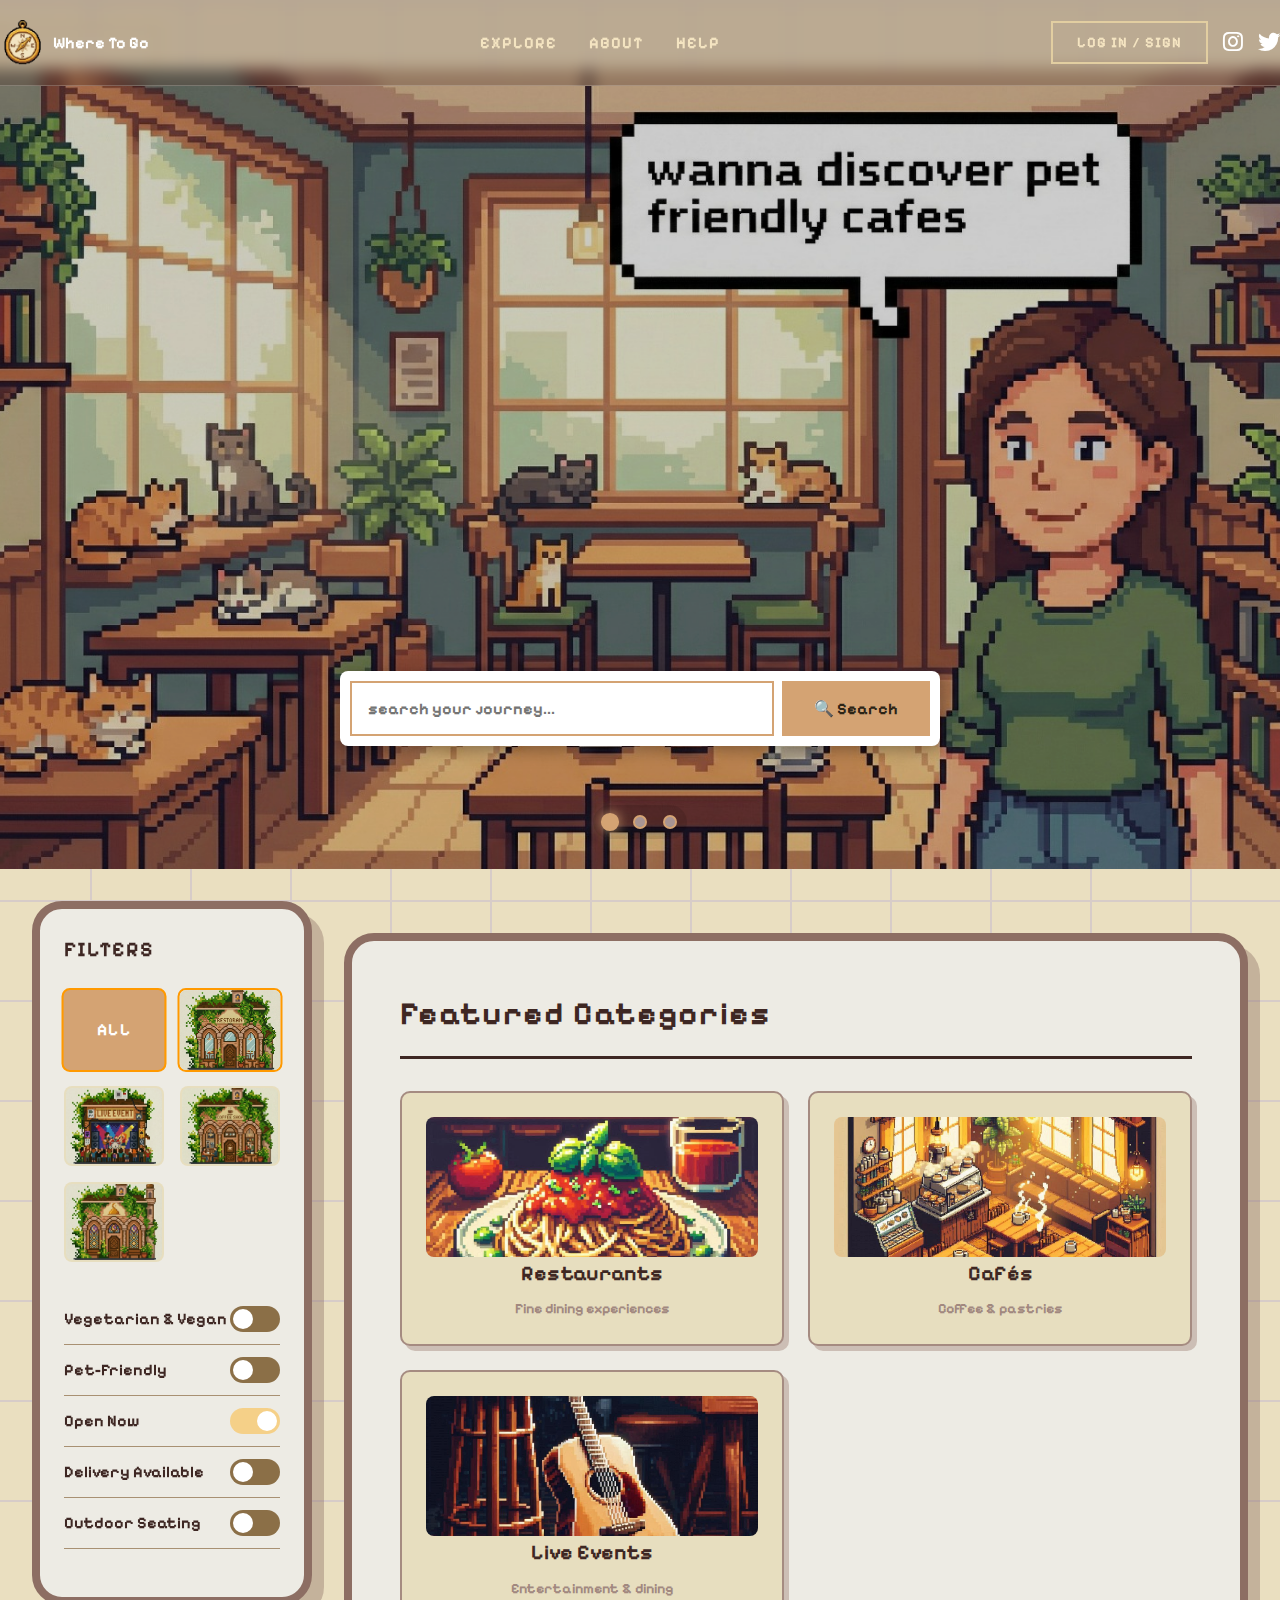
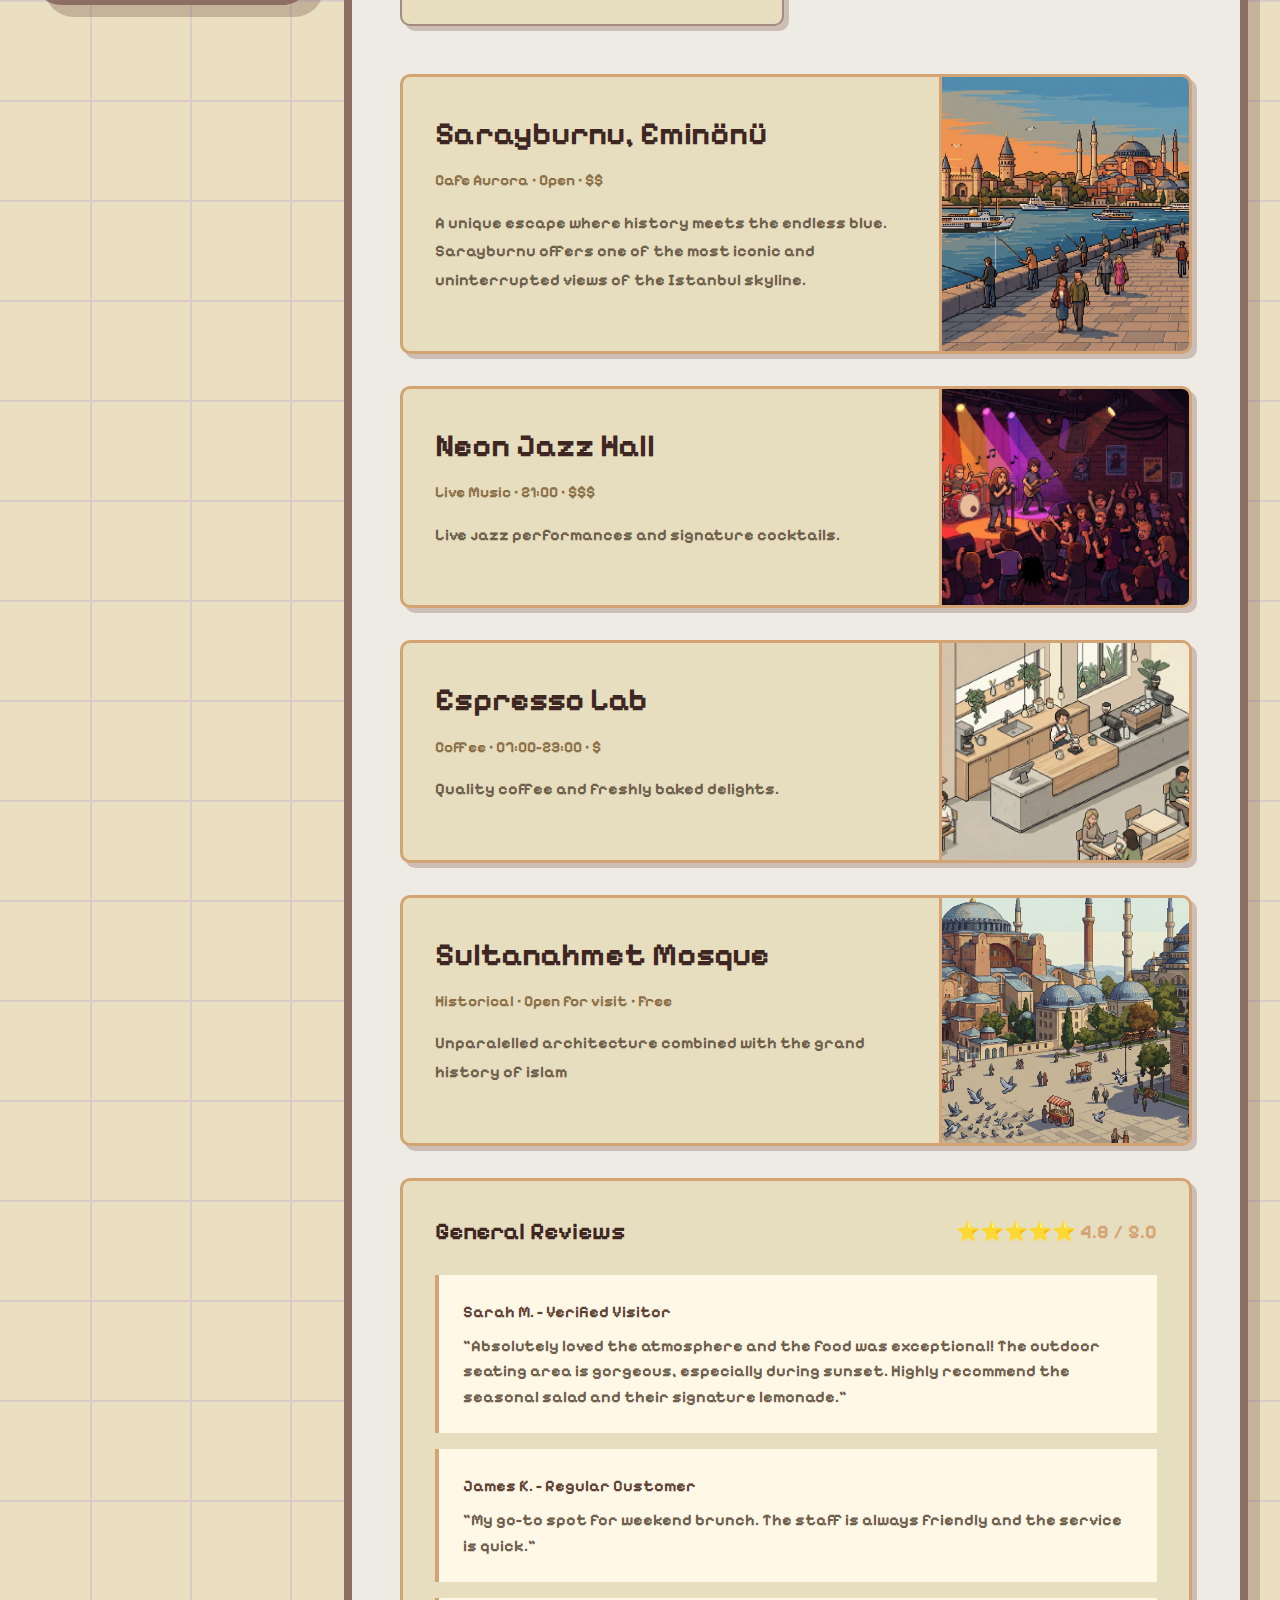
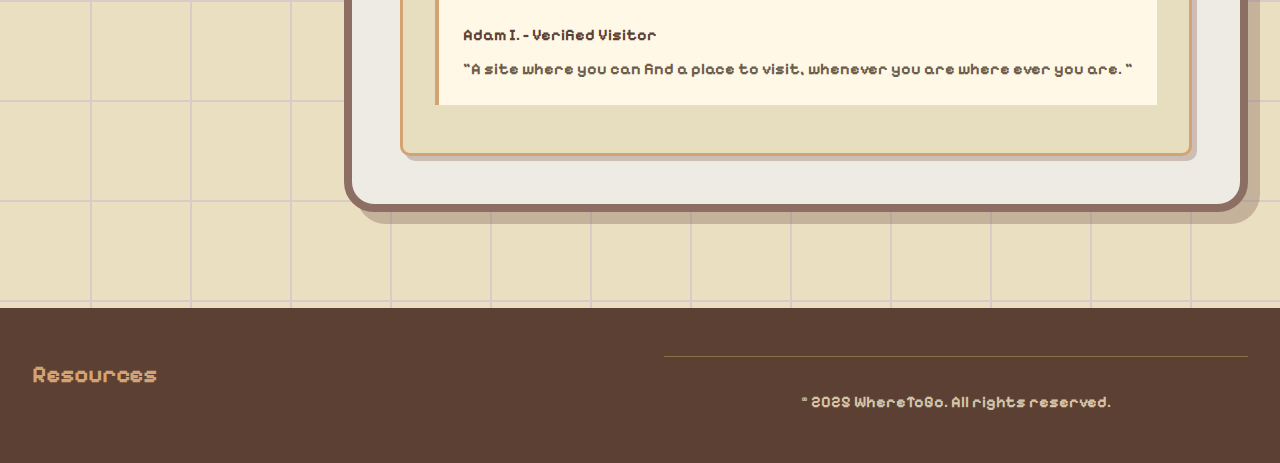
<file: homepage/index.html>
<!DOCTYPE html>
<html lang="en">
<head>
    <meta charset="UTF-8">
    <meta name="viewport" content="width=device-width, initial-scale=1.0">
    <title>Home - Where To Go</title>
    <link rel="stylesheet" href="https://cdnjs.cloudflare.com/ajax/libs/font-awesome/6.5.1/css/all.min.css">
    <link rel="stylesheet" href="css/style.css">
    <meta name="viewport" content="width=device-width, initial-scale=1.0">
</head>
<body>
    <!-- Navigation -->
    <nav>
    <div class="nav-container">
        <a href="index.html" class="home-button">
            <img src="assets/fonts/img/homefoto.png" alt="HomePage" class="home-img">
            <span>Where To Go</span>
        </a>

        <ul class="nav-links">
            <li><a href="explore.html">Explore</a></li>
            <li><a href="about.html">About</a></li>
            <li><a href="contact.html">Help</a></li>
        </ul>

        <div class="auth-buttons">
    <a href="login.html" class="btn">Log In / Sign</a>

    <a href="https://www.instagram.com/WhereToGo" target="_blank" class="social-btn">
        <i class="fa-brands fa-instagram"></i>
    </a>

    <a href="https://twitter.com/WhereToGo" target="_blank" class="social-btn">
        <i class="fa-brands fa-twitter"></i>
    </a>
</div>
    </div>
</nav>

            <ul class="nav-links">
                <li><a href="explore.html">Explore</a></li>
                <li><a href="about.html">About</a></li>
                <li><a href="contact.html">Help</a></li>
            </ul>
            <div class="auth-buttons">
    <a href="login.html" class="btn">Log In / Sign</a>
</div>
        </div>
    </nav>

    <!-- Hero Section with Search -->
    <section id="home" class="hero">
    
    <div class="hero-slider">
        <div class="hero-slide" style="background-image: url('assets/fonts/img/hero1.jpg'); background-size: cover; background-position: center;"></div>
        
        <div class="hero-slide" style="background-image: url('assets/fonts/img/hero2.jpg'); background-size: cover; background-position: center;"></div>
        
        <div class="hero-slide" style="background-image: url('assets/fonts/img/hero3.jpg'); background-size: cover; background-position: center;"></div>
    </div>

    <div class="hero-overlay-content">
        
        <div class="search-container">
            <div class="search-box">
                <input type="text" class="search-input" placeholder="search your journey..." id="searchInput">
                <button class="search-btn">🔍 Search</button>
            </div>
        </div>

        <div class="slider-controls">
            <div class="slider-dot active" data-slide="0"></div>
            <div class="slider-dot" data-slide="1"></div>
            <div class="slider-dot" data-slide="2"></div>
        </div>
    </div>

</section>
    <!-- Main Content with Sidebar -->
    <div class="main-content">
        <!-- Filters Sidebar -->
        <aside class="filters-sidebar">
    <h3>Filters</h3>
    
    <div class="filter-icons">
        <div class="filter-icon active" data-target="all" title="Show All">
        <h3 style="margin:0; color:#fff; font-size:16px;">ALL</h3> 
    </div>
        <div class="filter-icon active" data-target="restoran" title="Restaurants">
            <img src="/homepage/assets/fonts/img/restoran.jpg" alt="Restaurant"> 
        </div>
        
        <div class="filter-icon" data-target="etkinlik" title="Live Events">
            <img src="/homepage/assets/fonts/img/live_event.jpg" alt="Live Events">
        </div>
        
        <div class="filter-icon" data-target="kafe" title="Cafés">
            <img src="/homepage/assets/fonts/img/cafeshop.jpg" alt="cafe">
        </div>
        
        <div class="filter-icon" data-target="cami" title="Mosques">
            <img src="/homepage/assets/fonts/img/cami.jpg" alt="Mosque">
        </div>
    </div>

    <div class="filter-group">
        <div class="filter-option">
            <span>Vegetarian & Vegan</span>
            <div class="toggle-switch" data-filter="veg"></div>
        </div>
        <div class="filter-option">
            <span>Pet-Friendly</span>
            <div class="toggle-switch" data-filter="pet"></div>
        </div>
        <div class="filter-option">
            <span>Open Now</span>
            <div class="toggle-switch active" data-filter="open"></div>
        </div>
        <div class="filter-option">
            <span>Delivery Available</span>
            <div class="toggle-switch" data-filter="delivery"></div>
        </div>
        <div class="filter-option">
            <span>Outdoor Seating</span>
            <div class="toggle-switch" data-filter="outdoor"></div>
        </div>
    </div>
</aside>

        <!-- Main Content Area -->
        <main class="content-area" id="explore">
            <!-- Featured Categories -->
            <div class="section-title">
                <h2>Featured Categories</h2>
                <div class="view-header">
    
</div>

<div id="content-area" class="grid-view">
    
    
</div>
            </div>

            <div class="categories-grid">
                <div class="category-card">
    <img src="assets/fonts/img/food plate.jpg" alt="Restaurant Icon" class="cat-img">
    <h3>Restaurants</h3>
                    <p>Fine dining experiences</p>
                </div>
                <div class="category-card">
    <img src="assets/fonts/img/cafe.jpg" alt="Cafe Icon" class="cat-img">
    <h3>Cafés</h3>
                    <p>Coffee & pastries</p>
                </div>
                <div class="category-card">
    <img src="assets/fonts/img/live music.jpg" alt="Music Icon" class="cat-img">
    <h3>Live Events</h3>
                    <p>Entertainment & dining</p>
                </div>
            </div>

            <!-- Restaurant Menu Section -->
            <div class="restaurants-grid">

    <article class="restaurant-card" data-category="restoran" data-features="veg outdoor open">
        <div class="restaurant-info">
            <h2>Sarayburnu, Eminönü</h2>
            <div class="restaurant-meta">Cafe Aurora • Open • $$</div>
            <p class="restaurant-description">A unique escape where history meets the endless blue. <br> Sarayburnu offers one of the most iconic and <br> uninterrupted views of the Istanbul skyline.</p>
            <div class="action-buttons">
            </div>
        </div>
        <div class="restaurant-preview">
            <img src="assets/fonts/img/eminönü.jpeg" alt="Eminönü" style="width:100%; height:200px; object-fit:cover;">
        </div>
    </article>

    <article class="restaurant-card" data-category="etkinlik" data-features="pet outdoor">
        <div class="restaurant-info">
            <h2>Neon Jazz Hall</h2>
            <div class="restaurant-meta">Live Music • 21:00 • $$$</div>
            <p class="restaurant-description">Live jazz performances and signature cocktails.</p>
            <div class="action-buttons">
            </div>
        </div>
        <div class="restaurant-preview">
            <img src="assets/fonts/img/konser.jpeg" alt="Neon Jazz" style="width:100%; height:200px; object-fit:cover;">
        </div>
    </article>

    <article class="restaurant-card" data-category="Cafe" data-features="veg delivery open">
        <div class="restaurant-info">
            <h2>Espresso Lab</h2>
            <div class="restaurant-meta">Coffee • 07:00-23:00 • $</div>
            <p class="restaurant-description">Quality coffee and freshly baked delights.</p>
            <div class="action-buttons">
            </div>
        </div>
        <div class="restaurant-preview">
            <img src="assets/fonts/img/espresso.jpeg" alt="Espresso Lab" style="width:100%; height:200px; object-fit:cover;">
        </div>
    </article>

    <article class="restaurant-card" data-category="Mosque" data-features="open">
        <div class="restaurant-info">
            <h2>Sultanahmet Mosque</h2>
            <div class="restaurant-meta">Historical • Open for visit • Free</div>
            <p class="restaurant-description">Unparalelled architecture combined with the grand history of islam</p>
            <div class="action-buttons">
            </div>
        </div>
        <div class="restaurant-preview">
            <img src="assets/fonts/img/sultanahmet.jpeg" alt="Sultanahmet" style="width:100%; height:200px; object-fit:cover;">
        </div>
    </article>

</div>

                
                </article>

                <!-- Reviews Section -->
                <section class="reviews-section">
                    <div class="reviews-header">
                        <h3>General Reviews</h3>
                        <div class="rating">⭐⭐⭐⭐⭐ 4.8 / 5.0</div>
                    </div>
                    <div class="review-item">
                        <div class="review-author">Sarah M. - Verified Visitor</div>
                        <p class="review-text">"Absolutely loved the atmosphere and the food was exceptional! The outdoor seating area is gorgeous, especially during sunset. Highly recommend the seasonal salad and their signature lemonade."</p>
                    </div>
                    <div class="review-item">
                        <div class="review-author">James K. - Regular Customer</div>
                        <p class="review-text">"My go-to spot for weekend brunch. The staff is always friendly and the service is quick."</p>
                    </div>
                    <div class="review-item">
                        <div class="review-author">Adam I. - Verified Visitor</div>
                        <p class="review-text">"A site where you can find a place to visit, whenever you are where ever you are. "</p>
                    </div>
                </section>
            </div>
        </main>
    </div>

    <!-- Footer -->
    <footer id="help">
        <div class="footer-content"> 
            <div class="footer-section">
                <h3>Resources</h3>
            </div>
        <div class="footer-bottom">
            <p>&copy; 2025 WhereToGo. All rights reserved.</p>
        </div>
    </footer>

    <script src="js/main.js"></script>
</body>
</html>
</file>
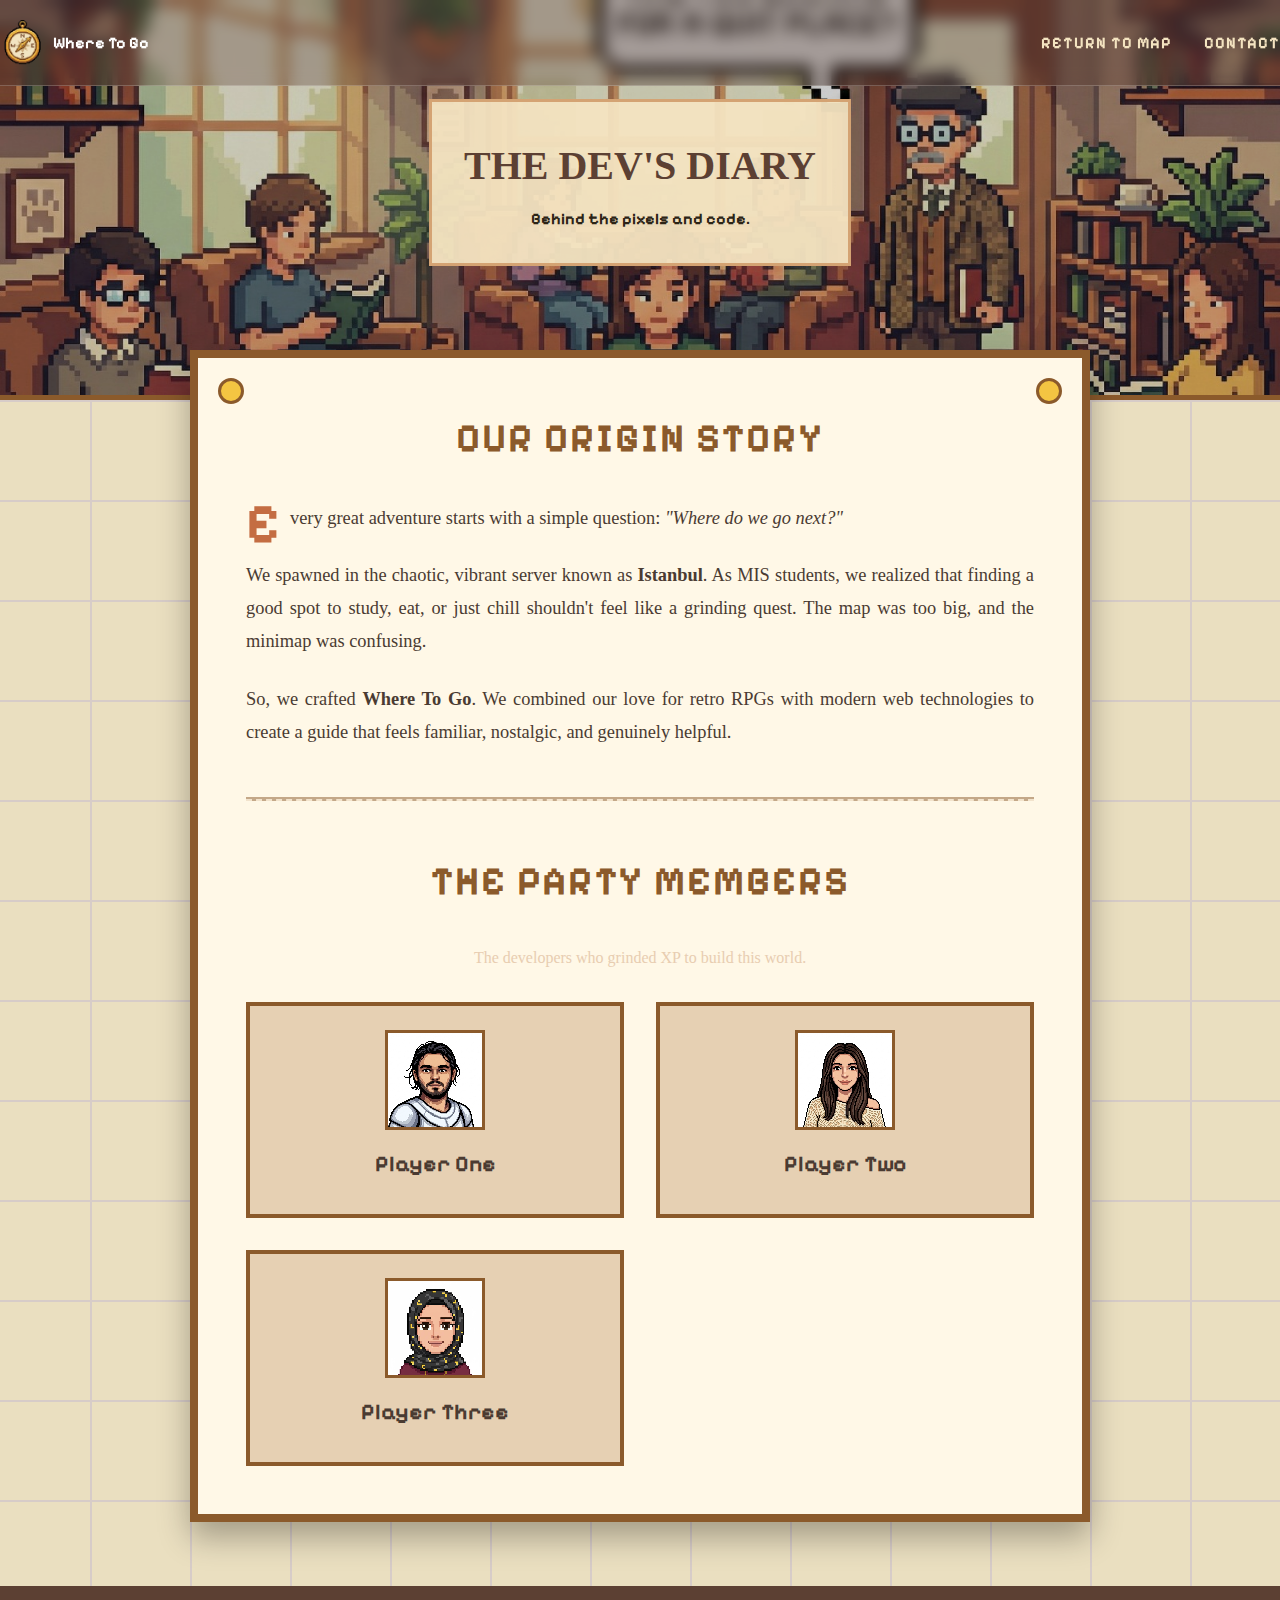
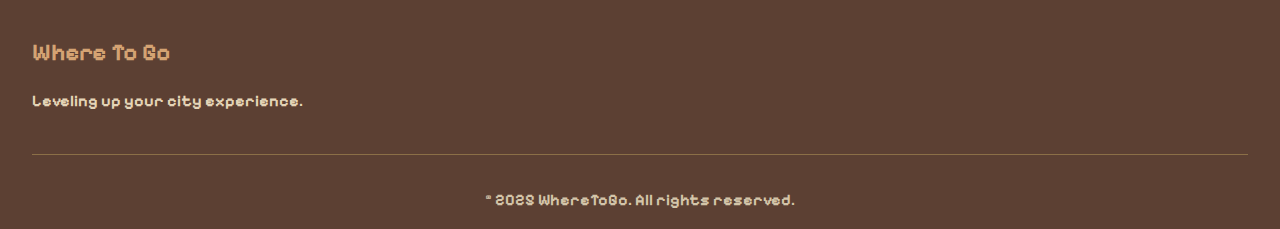
<file: homepage/about.html>
<!DOCTYPE html>
<html lang="en">
<head>
    <meta charset="UTF-8">
    <meta name="viewport" content="width=device-width, initial-scale=1.0">
    <title>About Us - Where To Go</title>
    <link rel="stylesheet" href="css/style.css">
</head>
<body class="about-page-body">

    <nav>
        <div class="nav-container">
            <a href="index.html" class="home-button">
                <img src="assets/fonts/img/homefoto.png" alt="HomePage" class="home-img">
                <span>Where To Go</span>
            </a>   
            <ul class="nav-links">
                <li><a href="index.html#explore">Return to Map</a></li>
                <li><a href="contact.html">Contact</a></li>
            </ul>
        </div>
    </nav>

    <header class="about-hero">
        <div class="hero-overlay-content">
            <div class="hero-text">
                <h1>THE DEV'S DIARY</h1>
                <p>Behind the pixels and code.</p>
            </div>
        </div>
    </header>

    <main class="journal-container">
        
        <section class="journal-entry">
            <h2 class="pixel-heading">Our Origin Story</h2>
            <div class="entry-content">
                <p>
                    <span class="drop-cap">E</span>very great adventure starts with a simple question: 
                    <em>"Where do we go next?"</em>
                </p>
                <p>
                    We spawned in the chaotic, vibrant server known as <strong>Istanbul</strong>. 
                    As MIS students, we realized that finding a good spot to study, eat, or just chill 
                    shouldn't feel like a grinding quest. The map was too big, and the minimap was confusing.
                </p>
                <p>
                    So, we crafted <strong>Where To Go</strong>. We combined our love for retro RPGs with modern web technologies 
                    to create a guide that feels familiar, nostalgic, and genuinely helpful.
                </p>
            </div>
        </section>

        <hr class="pixel-divider">

        <section class="guild-members">
            <h2 class="pixel-heading">The Party Members</h2>
            <p style="text-align:center; margin-bottom:2rem; font-family:'Georgia',serif;">The developers who grinded XP to build this world.</p>
            
            <div class="members-grid">
                <div class="member-card">
                    <div class="member-avatar">
                        <img src="assets/fonts/img/kaanPixel.png" alt="Dev 1">
                    </div>
                    <h3>Player One</h3>
                </div>

                <div class="member-card">
                    <div class="member-avatar">
                        <img src="assets/fonts/img/büşraPixel.png" alt="Dev 2">
                    </div>
                    <h3>Player Two</h3>
                </div>

                <div class="member-card">
                    <div class="member-avatar">
                        <img src="assets/fonts/img/hilalPixel.jpg" alt="Dev 3">
                    </div>
                    <h3>Player Three</h3>
                </div>
            </div>
        </section>

    </main>

    <footer>
        <div class="footer-content"> 
            <div class="footer-section">
                <h3>Where To Go</h3>
                <p>Leveling up your city experience.</p>
            </div>
        </div>
        <div class="footer-bottom">
            <p>&copy; 2025 WhereToGo. All rights reserved.</p>
        </div>
    </footer>

</body>
</html>
</file>
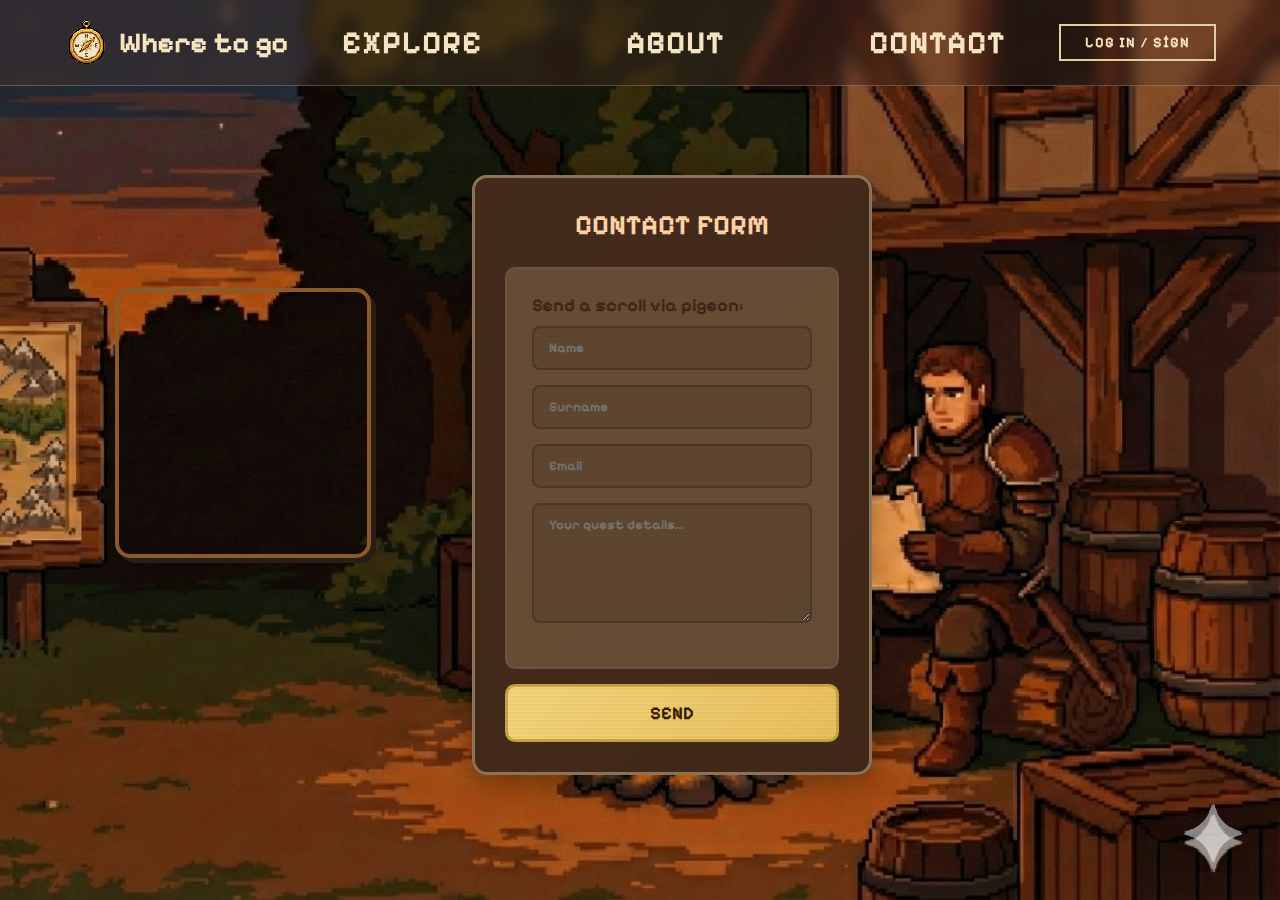
<file: homepage/contact.html>
<!DOCTYPE html>
<html lang="tr">
<head>
    <meta charset="UTF-8">
    <meta name="viewport" content="width=device-width, initial-scale=1.0">
    <title>Contact Form</title>
    <link rel="stylesheet" href="css/contact.css"> 
</head>
<body>
    <nav>
        <div class="nav-container">
            <a href="index.html" class="logo">
            <img src="assets/fonts/img/homefoto.png" alt="Logosu" class="logo-img">
            <span class="logo-text">Where to go</span>
            </a> <ul class="nav-links">
                <li><a href="explore.html">Explore</a></li>
                <li><a href="about.html">About</a></li>
                <li><a href="contact.html">Contact</a></li>
            </ul>
            <div class="auth-buttons">
                <a href="login.html" class="btn">Log In / Sign</a>
            </div>
        </div>
    </nav> 

    <div class="map-container">
        <iframe src="https://www.google.com/maps/embed?pb=!1m18!1m12!1m3!1d3009.610816938925!2d28.9772322!3d41.0369875!2m3!1f0!2f0!3f0!3m2!1i1024!2i768!4f13.1!3m3!1m2!1s0x14cab7650656bd63%3A0x8ca058b28c20b6c3!2sTaksim%20Meydan%C4%B1%2C%20G%C3%BCm%C3%BC%C5%9Fsuyu%2C%2034437%20Beyo%C4%9Flu%2F%C4%B0stanbul!5e0!3m2!1str!2str!4v1684323232323!5m2!1str!2str" 
        height="400" 
        style="border:0;" 
        allowfullscreen="" 
        loading="lazy" 
        referrerpolicy="no-referrer-when-downgrade">
        
    </iframe>

    </div>
    <div class="contact-container">
        <h1>CONTACT FORM</h1> <div class="form-section">
            <div class="section-title" style="margin-bottom:10px;">Send a scroll via pigeon:</div>
            
            <form id="contactForm">
                <div class="form-group">
                    <input type="text" id="name" placeholder="Name" required>
                </div>
                
                <div class="form-group">
                    <input type="text" id="surname" placeholder="Surname" required> 
                </div>
                
                <div class="form-group">
                    <input type="email" id="email" placeholder="Email " required> 
                </div>
                
                <div class="form-group">
                    <textarea id="message" placeholder="Your quest details..." rows="4" required></textarea>
                </div>
            </form>
        </div>

        <button class="transmit-btn" onclick="handleTransmit()">SEND </button>
    </div>



    <script src="js/contact.js"></script>
</body>
</html>
</file>
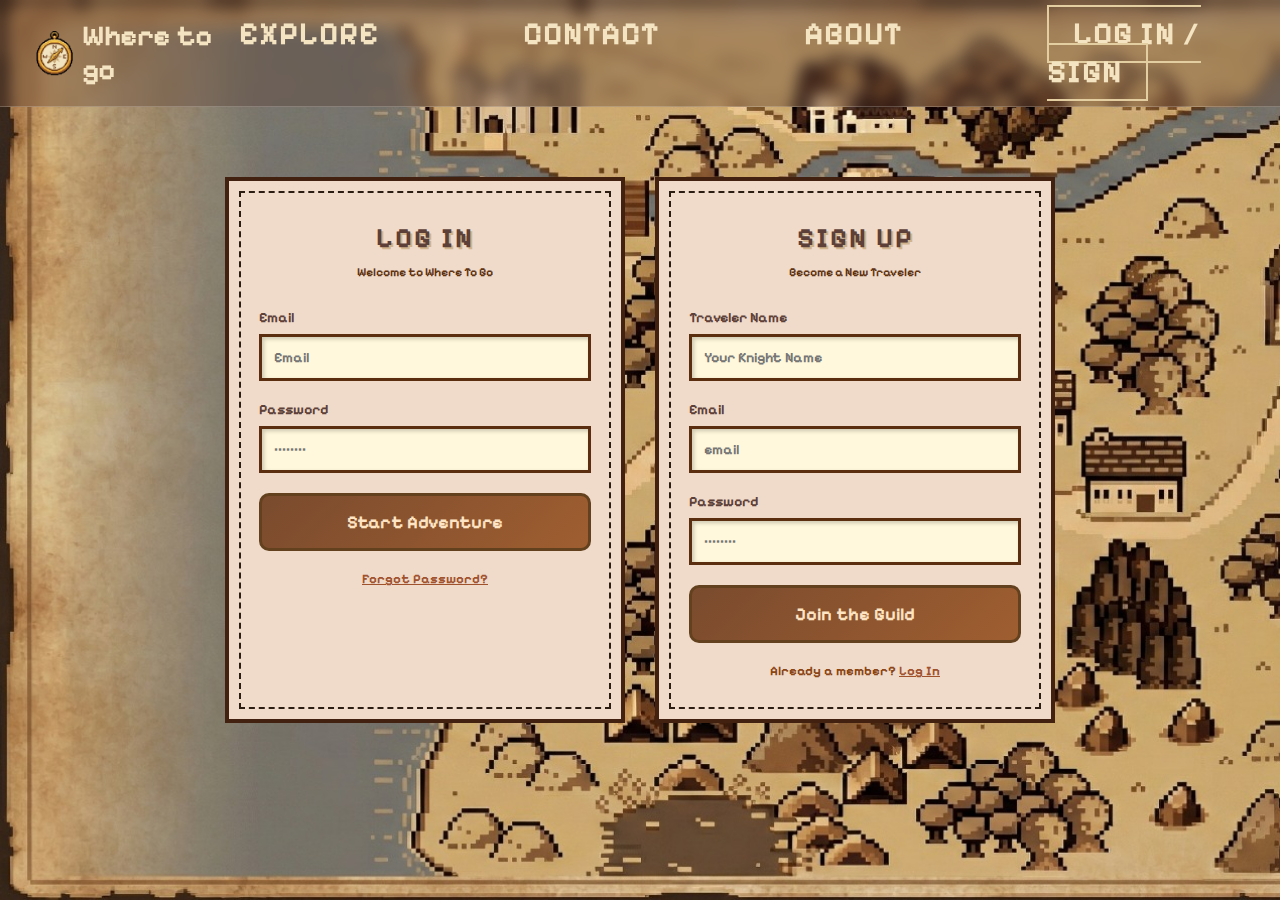
<file: homepage/login.html>
<!DOCTYPE html>
<html lang="en">
<head>
    <meta charset="UTF-8">
    <meta name="viewport" content="width=device-width, initial-scale=1.0">
    <title>Pixel Quest - Login</title>
    <link rel="stylesheet" href="css/login.css">
</head>
<body>
   
       <nav>
    <div class="nav-container">
        <a href="index.html" class="logo">
            <img src="assets/fonts/img/homefoto.png" alt="Logosu" class="logo-img">
            <span class="logo-text">Where to go</span>
        </a>
        
        <ul class="nav-links">
            <li><a href="explore.html">Explore</a></li>
            <li><a href="contact.html">Contact</a></li>
            <li><a href="about.html">About</a></li>
            
            <li>
                <a href="login.html" class="auth-buttons">Log In / Sign</a>
            </li>
            </ul>
    </div>
</nav>
    <div class="main-container">
        <!-- Login Container -->
        <div class="container">
            <div class="pixel-icon"></div>
            <h2>LOG IN</h2>
            <p class="subtitle"> Welcome to Where To Go </p>
            
            <form id="loginForm">
                <div class="form-group">
                    <label for="loginEmail">Email</label>
                    <input type="email" id="loginEmail" placeholder="Email" required>
                </div>
                
                <div class="form-group">
                    <label for="loginPassword">Password</label>
                    <input type="password" id="loginPassword" placeholder="••••••••" required>
                </div>
                
                <button type="submit" class="btn">Start Adventure</button>
                
                <div class="link">
                    <a onclick="alert('Password reset feature coming soon!')">Forgot Password?</a>
                </div>
            </form>
        </div>

        <!-- Sign Up Container -->
        <div class="container">
            <div class="pixel-icon"></div>
            <h2>SIGN UP</h2>
            <p class="subtitle"> Become a New Traveler </p>
            
            <form id="signupForm">
                <div class="form-group">
                    <label for="signupName">Traveler Name</label>
                    <input type="text" id="signupName" placeholder="Your Knight Name" required>
                </div>
                
                <div class="form-group">
                    <label for="signupEmail">Email</label>
                    <input type="email" id="signupEmail" placeholder="email" required>
                </div>
                
                <div class="form-group">
                    <label for="signupPassword">Password</label>
                    <input type="password" id="signupPassword" placeholder="••••••••" required>
                </div>
                
                <button type="submit" class="btn">Join the Guild</button>
                
                <div class="link">
                    Already a member? <a onclick="alert('Use the login form!')">Log In</a>
                </div>
            </form>
        </div>
    </div>

    <script src="js/login.js"></script>
</body>
</html>
</file>
<file: homepage/css/style.css>
img {
    max-width: 100%;
    /* Kendi kutusundan asla daha geniş olma */
    height: auto;
    /* En-boy oranını bozma */
}

@font-face {
    font-family: 'Pixelify Sans';
    src: url('../assets/fonts/PixelifySans-Bold.ttf')format('woff2'),
        url('../assets/fonts/PixelifySans-Regular.woff') format('woff'), '
 url('../assets/fonts/PixelifySans-Regular.ttf') format('truetype');
    font-weight: 400;
    font-style: normal;
}

:root {
    /* 1. Main Backgrounds */
    --bg-creamy: #f0e6d2;
    /* The light beige background of the main page */
    --bg-card: #e6d0b3;
    /* The slightly darker beige for category cards */

    /* 2. Sidebar & Dark Elements */
    --wood-dark: #8b5a2b;
    /* The dark wood color for the Sidebar */
    --wood-light: #a06e3b;
    /* Lighter wood for borders or highlights */

    /* 3. Accents & Buttons */
    --btn-yellow: #f4c542;
    /* The "Book a Table" yellow button */
    --btn-hover: #ffda6e;
    /* A slightly lighter yellow for hover effects */
    --accent-orange: #c46d42;
    /* The reddish-brown color for the "Green Oasis" card */

    /* 4. Text Colors */
    --text-dark: #4a3b32;
    /* Dark coffee brown (use this instead of black) */
    --text-light: #fefefe;
    /* Off-white text for dark backgrounds */
}

* {
    margin: 0;
    padding: 0;
    box-sizing: border-box;
}

body {
    font-family: 'Georgia', serif;
    color: #e8cdb1;
    line-height: 1.6;
    background-color: #eadfc0 !important;
    background-image:
        linear-gradient(#D7CCC8 2px, transparent 2px),
        linear-gradient(90deg, #D7CCC8 2px, transparent 2px) !important;
    background-size: 100px 100px !important;
    background-position: center top !important;
}

nav,
.review-author,
.rating,
.filter-group,
.search-btn,
.section-title,
.footer-bottom,
h3,
.restaurant-description,
.restaurant-info,
.restaurant-card,
.action-btn,
p {
    font-family: 'Pixelify Sans';
}

/* Navigation */
nav {
    /* 1. POSITIONING: Sits on top of the Hero Image */
    position: fixed;
    top: 0;
    left: 0;
    width: 100%;
    z-index: 1000;
    /* Ensures it stays above the image slider */

    /* 2. TRANSPARENCY: Brown tint with 30% opacity */
    background: rgba(80, 50, 40, 0.3);

    /* 3. BLUR EFFECT: Makes it look like "Frosted Glass" */
    backdrop-filter: blur(8px);
    -webkit-backdrop-filter: blur(8px);
    /* Safari support */

    /* 4. BORDER: A subtle bottom line for style */
    border-bottom: 1px solid rgba(255, 255, 255, 0.2);

    padding: 20px 0;
    /* Spacing */
}

.nav-container {
    display: flex;
    justify-content: space-between;
    align-items: center;
    max-width: 1400px;
    margin: 0 auto;
}

.logo {
    font-size: 1.8rem;
    font-weight: bold;
    color: #f4e4c1;
    text-decoration: none;
    letter-spacing: 2px;
}

.nav-links {
    display: flex;
    flex-wrap: wrap;
    gap: 2rem;
    list-style: none;
}

.nav-links a {
    color: #f4e4c1;
    text-decoration: none;
    font-size: 1rem;
    text-transform: uppercase;
    letter-spacing: 1px;
    transition: color 0.3s;
}

.nav-links a:hover {
    color: #d4a373;
}

.auth-buttons {
    display: flex;
    gap: 1rem;
}

.btn {
    padding: 0.5rem 1.5rem;
    border: 2px solid #e2cea1;
    background: transparent;
    color: #f4e4c1;
    cursor: pointer;
    text-decoration: none;
    transition: all 0.3s;
    font-size: 0.9rem;
    text-transform: uppercase;
    letter-spacing: 1px;
}

.btn:hover {
    background: #D0B170;
    color: #2c2416;
}

/* Hero Section with Search */
/* =========================================
   HERO SECTION (Slider + Search Bar Düzeltmesi)
   ========================================= */

.hero {
    position: relative;
    height: 800px;
    /* Yükseklik */
    width: 100%;
    overflow: hidden;
    background: #000;
    /* Resim yüklenmezse siyah fon */
}

/* 1. Slider: Arka planda tam ekran ve en altta */
.hero-slider {
    position: absolute;
    top: 0;
    left: 0;
    width: 100%;
    height: 100%;
    z-index: 1;
    /* En alt katman */
}

.hero-slide {
    position: absolute;
    /* Yan yana değil üst üste binsinler diye */
    top: 0;
    left: 0;
    width: 100%;
    height: 100%;
    background-size: cover;
    background-position: center;
    /* Display JS tarafından kontrol edilecek (flex/none) */
}

/* 2. Overlay: İçerik (Yazı ve Search) Slider'ın üstünde */
/* HTML'de <div class="hero-overlay-content"> eklediysen burası çalışır */
.hero-overlay-content {
    position: absolute;
    top: 0;
    left: 0;
    width: 100%;
    height: 100%;
    z-index: 10;
    /* Slider'ın üstünde (TIKLANABİLİR ALAN) */

    /* İçeriği tam ortalamak için */
    display: flex;
    flex-direction: column;
    justify-content: center;
    align-items: center;

    background: rgba(0, 0, 0, 0.2);
    /* Yazıların okunması için hafif karartma */
}

/* Hero Text */
.hero-text {
    color: #2c2416;
    background: rgba(244, 228, 193, 0.95);
    padding: 2rem;
    border: 3px solid #d4a373;
    text-align: center;
    margin-bottom: 30px;
    /* Search bar ile mesafe */
    max-width: 800px;
}

.hero-text h1 {
    font-size: 2.5rem;
    margin-bottom: 0.5rem;
    color: #5c4033;
}

/* Search Container */
.search-container {
    width: 100%;
    display: flex;
    justify-content: center;
    position: relative;
    z-index: 20;
    /* En üstte olsun ki yazı yazılabilsin */
    margin-top: 480px;
    /*search barı hizalamak için*/
}

.search-box {
    display: flex;
    gap: 0.5rem;
    background: #fff;
    padding: 10px;
    border-radius: 8px;
    /* Hafif yuvarlak köşe */
    box-shadow: 0 4px 15px rgba(0, 0, 0, 0.3);
    width: 90%;
    max-width: 600px;
}

.search-input {
    flex: 1;
    padding: 1rem;
    border: 2px solid #d4a373;
    background: #fff;
    font-size: 1rem;
    font-family: 'Pixelify Sans', serif;
    color: #5c4033;
    outline: none;
}

.search-btn {
    padding: 1rem 2rem;
    background: #d4a373;
    border: none;
    color: #2c2416;
    font-weight: bold;
    cursor: pointer;
    font-size: 1rem;
    transition: all 0.3s;
}

.search-btn:hover {
    background: #c59363;
}

/* Slider Kontrolleri (Noktalar) */
.slider-controls {
    position: absolute;
    bottom: 30px;
    left: 50%;
    transform: translateX(-50%);
    display: flex;
    gap: 1rem;
    z-index: 30;
    /* Her şeyin en üstünde */
    padding: 10px;
    background: rgba(0, 0, 0, 0.1);
    /* Noktalar belli olsun diye hafif fon */
    border-radius: 20px;
}

.slider-dot {
    width: 14px;
    height: 14px;
    border-radius: 50%;
    background: rgba(255, 255, 255, 0.5);
    cursor: pointer;
    transition: all 0.3s;
    border: 2px solid #d4a373;
}

.slider-dot.active {
    background: #d4a373;
    transform: scale(1.3);
    box-shadow: 0 0 10px #d4a373;
}

/* =========================================
   HERO BİTİŞ
   ========================================= */
/* Main Content with Sidebar */
.main-content {
    display: grid;
    grid-template-columns: 280px 1fr;
    gap: 2rem;
    max-width: 1400px;
    margin: 0 auto;
    padding: 2rem;
}

/* Sidebar Filters */
.filters-sidebar {
    background: #edebe4;
    padding: 1.5rem;
    border: 8px solid #8d6e63;
    height: fit-content;
    position: sticky;
    top: 90px;
    border-radius: 30px;
    box-shadow: 12px 12px 0px rgba(141, 110, 99, 0.4);
}

.filters-sidebar h3 {
    color: #3e2723;
    margin-bottom: 1.5rem;
    font-size: 1.3rem;
    text-transform: uppercase;
    letter-spacing: 1px;
}

.filter-group {
    margin-bottom: 1.5rem;
}

.filter-icons {
    display: grid;
    grid-template-columns: repeat(2, 1fr);
    gap: 1rem;
    margin-bottom: 2rem;
}

.filter-icon {
    background: #e7debf;
    padding: 1rem;
    text-align: center;
    font-size: 2rem;
    cursor: pointer;
    transition: all 0.3s;
    border: 2px solid transparent;
}

.filter-icon:hover,
.filter-icon.active {
    background: #d4a373;
    border-color: #5c4033;
    transform: scale(1.05);
}

.filter-option {
    display: flex;
    justify-content: space-between;
    align-items: center;
    padding: 0.75rem 0;
    border-bottom: 1px solid #a89072;
    color: #3e2723;
}

.toggle-switch {
    width: 50px;
    height: 26px;
    background: #8b6f47;
    border-radius: 13px;
    position: relative;
    cursor: pointer;
    transition: all 0.3s;
}

.toggle-switch.active {
    background: #fcba3f8e;
}

.toggle-switch::after {
    content: '';
    position: absolute;
    width: 20px;
    height: 20px;
    border-radius: 50%;
    background: #fff;
    top: 3px;
    left: 3px;
    transition: all 0.3s;
}

.toggle-switch.active::after {
    left: 27px;
}

/* Featured Categories */
.content-area {
    background: #edebe4;
    padding: 3rem;
    border: 8px solid #8d6e63;
    border-radius: 30px;
    box-shadow: 12px 12px 0px rgba(141, 110, 99, 0.4);
    margin-top: 2rem;
}

.section-title {
    display: flex;
    justify-content: space-between;
    align-items: center;
    margin-bottom: 2rem;
    padding-bottom: 1rem;
    border-bottom: 3px solid #3e2723;
}

.section-title h2 {
    font-size: 2rem;
    color: #3e2723;
    letter-spacing: 2px;
}

.view-toggle {
    display: flex;
    gap: 0.5rem;
}

.view-btn {
    width: 40px;
    height: 40px;
    background: #d4a373;
    border: none;
    cursor: pointer;
    font-size: 1.2rem;
    transition: all 0.3s;
}

.view-btn:hover {
    background: #c59363;
}

.categories-grid {
    display: grid;
    grid-template-columns: repeat(auto-fit, minmax(250px, 1fr));
    gap: 1.5rem;
    margin-bottom: 3rem;
}

.category-card {
    background: #e7debf;
    border: 2px solid #a58b81;
    padding: 1.5rem;
    text-align: center;
    cursor: pointer;
    transition: all 0.3s;
    box-shadow: 5px 5px 0px rgba(156, 123, 110, 0.4);
    border-radius: 10px;
}

.category-card p {
    color: #a1887f;
    /* İstediğin renk kodu (Hex) veya ismi */
    /* Opsiyonel diğer ayarlar: */
    font-size: 14px;
    font-weight: normal;
}


.category-card:hover {
    transform: translateY(-5px);
    box-shadow: 8px 8px 0px rgba(161, 136, 127, 0.6);
    border-color: #8d6e63;
}

.category-card .icon {
    font-size: 3rem;
    margin-bottom: 1rem;
}

.category-card h3 {
    font-size: 1.3rem;
    color: #3e2723;
    margin-bottom: 0.5rem;
}

/* Restaurant Menu Section */
.menu-section {
    margin-top: 3rem;
}

.restaurant-card {
    display: grid;
    grid-template-columns: 1fr 300px;
    gap: 2rem;
    background: #e7debf;
    border: 3px solid #d4a373;
    padding: 2rem;
    margin-bottom: 2rem;
    box-shadow: 5px 5px 0px rgba(156, 123, 110, 0.4);
    border-radius: 10px;
}

.restaurant-info h2 {
    font-size: 2rem;
    color: #3e2723;
    margin-bottom: 0.5rem;
}

.restaurant-meta {
    color: #8b6f47;
    margin-bottom: 1rem;
    font-size: 0.95rem;
}

.restaurant-description {
    color: #6d5d4b;
    line-height: 1.8;
    margin-bottom: 1.5rem;
}

.action-buttons {
    display: flex;
    gap: 1rem;
    flex-wrap: wrap;
}

.action-btn {
    padding: 0.75rem 1.5rem;
    border: none;
    cursor: pointer;
    font-weight: bold;
    text-transform: uppercase;
    font-size: 0.9rem;
    transition: all 0.3s;
}

.action-btn.primary {
    background: #d4a373;
    color: #2c2416;
}

.action-btn.secondary {
    background: #8b6f47;
    color: #f4e4c1;
}

.action-btn.tertiary {
    background: #f4a32b70;
    color: #fff;
}

.action-btn:hover {
    transform: translateY(-2px);
    box-shadow: 0 4px 8px rgba(0, 0, 0, 0.2);
}

.restaurant-preview {
    display: flex;
    flex-direction: column;
    gap: 1rem;
    width: 40%;
    /* Kapsayıcının genişliğini tamamen kapla */
    height: 200px;
    /* Tüm görseller aynı yükseklikte olsun */
    border-radius: 8px;

}

.preview-image {
    width: 100%;
    height: 200px;
    background: linear-gradient(135deg, #6fa8dc 0%, #8fbc8f 100%);
    border: 2px solid #8b6f47;
    display: flex;
    align-items: center;
    justify-content: center;
    color: #fff;
    font-size: 3rem;
    align-self: flex-start;
    /* SADECE bu öğeyi sağa yaslar */
}

.map-preview {
    width: 100%;
    height: 150px;
    background: #b8d4e8;
    border: 2px solid #8b6f47;
    display: flex;
    align-items: center;
    justify-content: center;
    color: #5c4033;
    font-weight: bold;
}

/* Reviews Section */
.reviews-section {
    background: #e7debf;
    padding: 2rem;
    border: 3px solid #d4a373;
    margin-top: 2rem;
    border-radius: 10px;
    box-shadow: 5px 5px 0px rgba(156, 123, 110, 0.4);
}

.reviews-header {
    display: flex;
    justify-content: space-between;
    align-items: center;
    margin-bottom: 1.5rem;
}

.reviews-header h3 {
    font-size: 1.5rem;
    color: #3e2723;
}

.rating {
    color: #d4a373;
    font-size: 1.2rem;
}

.review-item {
    background: #fff8e7;
    padding: 1.5rem;
    margin-bottom: 1rem;
    border-left: 4px solid #d4a373;
}

.review-author {
    font-weight: bold;
    color: #5c4033;
    margin-bottom: 0.5rem;
}

.review-text {
    color: #6d5d4b;
    line-height: 1.6;
}

/* Footer */
footer {
    background-color: #5c4033;
    color: #f4e4c1;
    padding: 3rem 2rem 1rem;
    margin-top: 4rem;
}

.footer-content {
    display: grid;
    grid-template-columns: repeat(auto-fit, minmax(250px, 1fr));
    gap: 3rem;
    max-width: 1400px;
    margin: 0 auto;
    margin-bottom: 2rem;
}

.footer-section h3 {
    font-size: 1.5rem;
    margin-bottom: 1rem;
    color: #d4a373;
}

.footer-section p,
.footer-section a {
    color: #e5d5b7;
    text-decoration: none;
    display: block;
    margin-bottom: 0.5rem;
    transition: color 0.3s;
}

.footer-section a:hover {
    color: #d4a373;
}

.footer-bottom {
    text-align: center;
    padding-top: 2rem;
    border-top: 1px solid #8b6f47;
    color: #d4c5a9;
}

/* Responsive */
@media (max-width: 1024px) {
    .main-content {
        grid-template-columns: 1fr;
    }

    .filters-sidebar {
        position: static;
    }

    .restaurant-card {
        grid-template-columns: 1fr;
    }
}

@media (max-width: 768px) {
    .nav-links {
        display: none;
    }

    .search-box {
        flex-direction: column;
    }

    .hero-text h1 {
        font-size: 1.8rem;
    }

    .categories-grid {
        grid-template-columns: 1fr;
    }
}

.category-card img {
    width: 100%;
    /* Force image to fit the card's width */
    height: 140px;
    /* Set a fixed height so all cards are even */
    object-fit: cover;
    /* MAGIC CODE: Crops the image to fit without squishing */
    border-radius: 8px;
    /* Rounds the corners to look nice */
    display: block;
    /* Removes tiny gap below image */
}


.filter-icon {
    background: #e7debf;
    width: 100%;
    /* Sabit 90px yerine bulunduğu alanı kaplasın */
    height: 80px;
    /* Yükseklik standardı */

    padding: 0;
    /* İç boşluğu SIFIRLA (Resim kenara yapışsın) */

    display: flex;
    align-items: center;
    justify-content: center;
    cursor: pointer;
    transition: all 0.3s;
    border: 2px solid transparent;

    border-radius: 8px;
    /* Köşeleri hafif yumuşat */
    overflow: hidden;
    /* Dışarı taşan kısımları kes */
}

.filter-icon img {
    width: 100%;
    height: 100%;
    object-fit: cover;
    display: block;
    /* Fotoğrafı kutuya sığdırır ve yamulmasını engeller */
}

/* Aktif olan ikon için stil */
.filter-icon.active {
    border-color: #ff9900;
    /* Örnek aktif rengi */
}

.home-img {
    width: 45px;
    /* İkonun genişliği (isteğe göre 32px veya 48px yapabilirsin) */
    height: auto;
    /* Orantıyı koruması için */
    vertical-align: middle;
    /* Eğer yanında yazı varsa, yazı ile hizalar */
}

.home-button {
    display: flex;
    /* Esnek kutu modeli (yan yana dizer) */
    align-items: center;
    /* Dikeyde tam ortalar (resim yukarıda yazı aşağıda kalmaz) */
    gap: 8px;
    /* Resim ile yazı arasındaki boşluk (bunu azaltıp artırabilirsin) */
    text-decoration: none;
    /* Linkin altındaki çizgiyi kaldırır */

    color: white;
}

/* Ekran genişliği 600px'den küçükse (Telefonlar) */
@media (max-width: 600px) {

    /* Home yazısını gizle */
    .home-button span {
        display: none;
    }

    /* İstersen ikonu biraz büyütebilirsin parmakla basması kolay olsun diye */
    .home-img {
        width: 32px;
        /* Normalde 24px idi, mobilde büyüttük */
    }
}


/* =========================================
   ABOUT PAGE SPECIAL STYLES (Journal Style)
   ========================================= */

/* Arka planı biraz daha kağıt dokusuna benzetelim */
.about-page-body {
    background-color: var(--bg-creamy);
    background-image:
        linear-gradient(rgba(255, 255, 255, 0.5) 2px, transparent 2px),
        linear-gradient(90deg, rgba(255, 255, 255, 0.5) 2px, transparent 2px);
    background-size: 50px 50px;
    /* Kareli defter görünümü */
    background-position: -2px -2px;
}

/* Hero (Header) Kısmı - Daha kısa */
.about-hero {
    height: 400px;
    /* Ana sayfadan daha kısa */
    background-image: url('../assets/fonts/img/hero2.jpg');
    /* Arka plan resmi */
    background-size: cover;
    background-position: center;
    position: relative;
    display: flex;
    align-items: center;
    justify-content: center;
    border-bottom: 5px solid var(--wood-dark);
}

/* Ana Konteyner (Günlük Defteri) */
.journal-container {
    max-width: 900px;
    margin: -50px auto 50px;
    /* Header'ın üstüne biraz biner */
    background: #fff8e7;
    border: 8px solid var(--wood-dark);
    padding: 3rem;
    position: relative;
    z-index: 10;
    box-shadow: 0 15px 30px rgba(0, 0, 0, 0.3);
}

/* Vida detayları */
.journal-container::before,
.journal-container::after {
    content: '';
    position: absolute;
    width: 20px;
    height: 20px;
    background: var(--btn-yellow);
    border: 3px solid var(--wood-dark);
    border-radius: 50%;
    top: 20px;
}

.journal-container::before {
    left: 20px;
}

.journal-container::after {
    right: 20px;
}

/* Yazı Stilleri */
.pixel-heading {
    font-family: 'Pixelify Sans', sans-serif;
    font-size: 2.5rem;
    color: var(--wood-dark);
    text-align: center;
    margin-bottom: 2rem;
    text-transform: uppercase;
    letter-spacing: 2px;
}

.entry-content p {
    font-family: 'Georgia', serif;
    font-size: 1.15rem;
    line-height: 1.8;
    color: var(--text-dark);
    margin-bottom: 1.5rem;
    text-align: justify;
}

/* Drop Cap (İlk harfi büyük yapma - Masal kitabı gibi) */
.drop-cap {
    font-family: 'Pixelify Sans', sans-serif;
    font-size: 3.5rem;
    float: left;
    line-height: 0.8;
    margin-right: 10px;
    color: var(--accent-orange);
    font-weight: bold;
}

/* Ayırıcı Çizgi */
.pixel-divider {
    border: 0;
    height: 4px;
    background: var(--wood-dark);
    border-bottom: 2px dashed var(--bg-card);
    margin: 3rem 0;
    opacity: 0.5;
}

/* =========================================
   GUILD MEMBERS (Ekip Kartları)
   ========================================= */
.members-grid {
    display: grid;
    grid-template-columns: repeat(auto-fit, minmax(250px, 1fr));
    gap: 2rem;
    margin-top: 2rem;
}

.member-card {
    background: var(--bg-card);
    border: 4px solid var(--wood-dark);
    padding: 1.5rem;
    text-align: center;
    transition: transform 0.3s;
    position: relative;
}

.member-card:hover {
    transform: translateY(-10px);
    box-shadow: 5px 5px 0px rgba(0, 0, 0, 0.2);
}

.member-avatar {
    width: 100px;
    height: 100px;
    margin: 0 auto 1rem;
    border: 3px solid var(--wood-dark);
    overflow: hidden;
    background: #fff;
}

.member-avatar img {
    width: 100%;
    height: 100%;
    object-fit: cover;
    image-rendering: pixelated;
}

.member-card h3 {
    font-family: 'Pixelify Sans', sans-serif;
    color: var(--text-dark);
    font-size: 1.4rem;
    margin-bottom: 0.5rem;
}

.class-badge {
    display: inline-block;
    background: var(--wood-dark);
    color: #fff;
    padding: 2px 8px;
    font-family: 'Pixelify Sans', sans-serif;
    font-size: 0.8rem;
    border-radius: 4px;
    margin-bottom: 1rem;
}

.member-desc {
    font-size: 0.95rem;
    color: #5c4033;
    font-style: italic;
}

/* Responsive */
@media (max-width: 768px) {
    .journal-container {
        margin: 0;
        border-left: none;
        border-right: none;
        padding: 1.5rem;
    }

    .about-hero {
        height: 250px;
    }

    .pixel-heading {
        font-size: 1.8rem;
    }
}

/* Login butonu ve ikonları kapsayan kutuyu yatay hizala */
.auth-buttons {
    display: flex !important;
    /* !important ekledik ki kesin çalışsın */
    align-items: center;
    /* Dikeyde ortala */
    gap: 15px;
    /* Öğeler arası boşluk */
}

/* Sosyal Medya İkonlarının Ortak Stili */
.social-btn {
    color: white;
    /* İkon rengi */
    font-size: 1.4rem;
    /* Boyut */
    display: flex;
    align-items: center;
    justify-content: center;
    text-decoration: none;
    /* Alt çizgiyi kaldır */
    transition: transform 0.3s ease, color 0.3s ease;
}

/* Üzerine gelince efekt */
.social-btn:hover {
    color: #d4a373;
    /* Senin temandaki sarımsı renk */
    transform: scale(1.2);
    /* Biraz büyüsün */
}

/* ============================================================
   🛠️ RESTAURANT KARTLARI RESİM HİZALAMA DÜZELTMESİ 🛠️
   Resimler sağ tarafa tam oturur, yükseklik sorunu kalkar.
============================================================ */

/* 1. KART YAPISI (Izgara Sistemi) */
.restaurant-card {
    display: grid !important;
    /* Sol taraf esnek (yazı), Sağ taraf sabit 250px (resim) */
    grid-template-columns: 1fr 250px !important;
    gap: 0 !important;
    /* Aradaki boşluğu sıfırladık, çizgilerle ayıracağız */

    align-items: stretch !important;
    /* Resim ve yazı kutusu eşit boyda olsun */
    overflow: hidden !important;
    /* Köşelerden taşmayı engelle */
    padding: 0 !important;
    /* İç boşluğu sıfırla, resmi kenara yapıştır */

    /* Kart Yüksekliğini İçeriğe Göre Ayarla */
    height: auto !important;
    min-height: 200px !important;
}

/* 2. SOL TARAFA (Yazı Alanı) BOŞLUK VERELİM */
.restaurant-info {
    padding: 2rem !important;
    /* Yazılar kenara yapışmasın */
    display: flex;
    flex-direction: column;
    justify-content: center;
    /* Dikeyde ortala */
}

/* 3. SAĞ TARAF (Resim Kutusu) */
.restaurant-preview {
    width: 100% !important;
    height: auto !important;
    /* Otomatik yükseklik */
    min-height: 100% !important;
    /* Kart boyunca uzasın */
    margin: 0 !important;
    padding: 0 !important;
    display: flex !important;
}

/* 4. RESMİN KENDİSİ (Jilet Gibi Hiza) */
.restaurant-preview img {
    width: 100% !important;
    height: 100% !important;
    object-fit: cover !important;
    /* Resmi kutuya tam doldur, asla yamultma */
    display: block !important;
    border-radius: 0 !important;
    /* İçeride köşe yuvarlama olmasın */

    /* Resim ile Yazı arasına dikey çizgi */
    border: none !important;
    border-left: 3px solid #d4a373 !important;
}

/* 5. MOBİL UYUMLULUK (Telefonda Alt Alta) */
@media (max-width: 768px) {
    .restaurant-card {
        grid-template-columns: 1fr !important;
        /* Tek sütun */
        grid-template-rows: 200px auto !important;
        /* Üstte resim, altta yazı */
    }

    .restaurant-preview {
        order: -1;
        /* Resmi en başa al */
        height: 100% !important;
    }

    .restaurant-preview img {
        border-left: none !important;
        border-bottom: 3px solid #d4a373 !important;
        /* Mobilde alta çizgi */
    }
}
</file>
<file: homepage/css/contact.css>
/* ================= FONT ================= */
@font-face {
  font-family: 'Pixelify Sans';
  src: url('../assets/fonts/PixelifySans-Bold.ttf') format('truetype'),
       url('../assets/fonts/PixelifySans-Regular.woff') format('woff'),
       url('../assets/fonts/PixelifySans-Regular.ttf') format('truetype');
  font-weight: 400;
  font-style: normal;
}

* {
  margin: 0;
  padding: 0;
  box-sizing: border-box;
}
.contact-container,.form-section,textarea,.section-title,.section-title,input,textarea,.transmit-btn:hover h1,form, button,nav,input,.nav-links{
  font-family: 'Pixelify Sans', sans-serif;
  color: rgb(54, 27, 8);}
/* ================= BODY ================= */
body {
  background: linear-gradient(135deg, #95a6d4 0%, #c9a87a 100%);
  background-image: url('../assets/fonts/img/contactfoto.jpg');
  background-size: cover;
  background-position: right center;
  background-repeat: no-repeat;
  background-attachment: fixed;
  image-rendering: pixelated;
  display: flex;
  justify-content: center;
  align-items: center;
  min-height: 100vh;
  padding: 20px;
}

/* ================= NAV ================= */
nav {
    /* 1. POSITIONING: Sits on top of the Hero Image */
    position: fixed;
    top: 0;
    left: 0;
    width: 100%;
    z-index: 1000; /* Ensures it stays above the image slider */

    /* 2. TRANSPARENCY: Brown tint with 30% opacity */
    background: rgba(80, 50, 40, 0.3); 
    
    /* 3. BLUR EFFECT: Makes it look like "Frosted Glass" */
    backdrop-filter: blur(8px);
    -webkit-backdrop-filter: blur(8px); /* Safari support */

    /* 4. BORDER: A subtle bottom line for style */
    border-bottom: 1px solid rgba(255, 255, 255, 0.2);
    
    padding: 20px 0; /* Spacing */
}

.nav-container {
  display: flex;
  justify-content: space-between;
  align-items:center;
  max-width: 2000px;
  margin: auto;
  width: 90%;
}

.logo {
  display: flex;
  align-items: center;
  gap: 10px;
  text-decoration: none;
  color: #f4e4c1;
  font-size: 1.8rem;
  font-weight: bold;
}

.logo-img {
  height: 45px;
  width: auto;
  display: block;
}

.nav-links {
  display: flex;
  gap: 9rem;
  list-style: none;
}

.nav-links a {
  color: #f4e4c1;
  text-decoration: none;
  font-size: 2rem;
  text-transform: uppercase;
  letter-spacing: 1px;
}

.nav-links a:hover {
  color: #d4a373;
}

.auth-buttons {
  display: flex;
  gap: 3rem;
}

/* ================= BUTTON ================= */
.btn {
  padding: 0.5rem 1.5rem;
  border: 2px solid #e2cea1;
  background: transparent;
  color: #f4e4c1;
  cursor: pointer;
  text-decoration: none;
  font-size: 0.9rem;
  text-transform: uppercase;
  letter-spacing: 1px;
}

.btn:hover {
  background: #D0B170;
  color: #2c2416;
}

/* ================= CONTACT ================= */
.contact-container {
    border-radius: 15px;
  position: absolute;
  margin-top: 50px;
  margin-left: 5%;
  width: 400px;
  max-width: 450px;
  padding: 30px;
  background-color: rgba(66, 40, 24, 0.9);
  color: #f0e6d2;
  border-radius: 15px;
  border: 3px solid #8b7355;
  box-shadow: 0 10px 30px rgba(0,0,0,.3);
}

.contact-container h1 {
  color: #ffd5a9;
  font-size: 28px;
  text-align: center;
  margin-bottom: 25px;
  text-transform: uppercase;
}
.contact-container::before {
    content: '';
    position: absolute;
    top: -3px;
    left: -3px;
    right: -3px;
    bottom: -3px;
    background: linear-gradient(135deg, #5a4a3a, #3d3027);
    border-radius: 15px;
    z-index: -1;
}

.contact-container::after {
    content: '';
    position: absolute;
    top: 0;
    left: 0;
    right: 0;
    bottom: 0;
    background-image: 
        repeating-linear-gradient(
            0deg,
            transparent,
            transparent 2px,
            rgba(0, 0, 0, 0.03) 2px,
            rgba(0, 0, 0, 0.03) 4px
        );
    pointer-events: none;
    border-radius: 15px;}

/* ================= FORM ================= */
input,
textarea {
  width: 100%;
  padding: 12px 15px;
  background: rgba(92, 69, 49, 0.8);
  border: 2px solid #4a3829;
  border-radius: 8px;
  color: #ffffff;
  font-family: 'Pixelify Sans';
}
.form-section {
    background: rgba(160, 130, 95, 0.4);
    border: 2px solid #6b5544;
    border-radius: 10px;
    padding: 25px;
    margin-bottom: 15px;
}

.section-title {
    color: #3d2817;
    font-size: 18px;
    margin-bottom: 20px;
    font-weight: bold;
}

.form-group {
    margin-bottom: 15px;
}
textarea {
  min-height: 120px;
  resize: vertical;
}

.transmit-btn {
  width: 100%;
  padding: 15px;
  background: linear-gradient(135deg, #f4d47c, #e8c05c);
  border: 3px solid #c9a347;
  border-radius: 10px;
  font-size: 18px;
  font-weight: bold;
  cursor: pointer;
}

.transmit-btn:hover {
  background: linear-gradient(135deg, #f8dc8c, #ecc96c);
}

/* ================= MAP ================= */
.map-container {
  position: fixed;
  top: 32%;
  left: 9%;
  width: 20%;
  height: 30%;
  overflow: hidden;
  border-radius: 15px;
  border: 4px solid #8b5a2b;
  box-shadow: 5px 5px 0 #2a1d15;
}

iframe {
  width: 100%;
  display: block;
}

/* ================= MOBILE ================= */
@media (max-width: 768px) {
  body {
    flex-direction: column;
    padding-top: 100px;
    background-attachment: scroll;
  }
  nav {
    padding: 8px 0;
  }
  .nav-container {
    flex-direction: column;
    gap: 5px;
  }

  .nav-links {
    gap: 1rem;
    flex-wrap: wrap;
    justify-content: center;

  }

  .nav-links a {
  font-size: 1rem;
}

  .auth-buttons {
    display: none;
  }

  .contact-container {
    width: 90%;
    margin: 10px auto 150px;
  }

  .map-container {
    width: 90%;
    height: 150px;
    bottom: 10px;
    left: 50%;
    top: auto;
    transform: translateX(-50%);
    }
}
</file>
<file: homepage/css/login.css>
* {
    margin: 0;
    padding: 0;
    box-sizing: border-box;
}
@font-face {
  font-family: 'Pixelify Sans';
  src: url('../assets/fonts/PixelifySans-Bold.ttf') format('truetype'),
       url('../assets/fonts/PixelifySans-Regular.woff') format('woff'),
       url('../assets/fonts/PixelifySans-Regular.ttf') format('truetype');
  font-weight: 400;
  font-style: normal;
}


body {
  background-image: url('/homepage/assets/fonts/img/loginFoto.jpg');
    min-height: 100vh;
    background-repeat: no-repeat;
      background-size: cover;
    display: flex;
    justify-content: center;
    align-items: center;
    padding: 20px;

}
nav {
  position: fixed;
  top: 0;
  left: 0;
  width: 100%;
  z-index: 1000;
  background: rgba(80, 50, 40, 0.3);
  backdrop-filter: blur(8px);
  -webkit-backdrop-filter: blur(8px);
  border-bottom: 1px solid rgba(255, 255, 255, 0.2);
  padding: 15px 0;
}


.nav-container {
  display: flex;
  justify-content: center;
  justify-content: space-between;
  align-items:center;
  max-width: 2000px;
  margin: auto;
  width: 95%;
}

.logo {
  display:flex;
  align-items: center;
  gap: 5px;
  text-decoration: none;
  color: #f4e4c1;
  font-size: 1.8rem;
  font-weight: bold;
}

.logo-img {
  height: 45px;
  width: auto;
  display: block;
}

.nav-links {
  display: flex;
  gap: 9rem;
  list-style: none;
  justify-content: center; /* Linkleri kendi içinde ortalar */
    flex-grow: 1; /* Linklerin orta alanı kaplamasını sağlar */
}

.nav-links a {
  color: #f4e4c1;
  text-decoration: none;
  font-size: 2rem;
  text-transform: uppercase;
  letter-spacing: 1px;
}

.nav-links a:hover {
  color: #d4a373;
}
.auth-buttons {
  padding: 0.5rem 1.5rem;
  border: 2px solid #e2cea1;
  background: transparent;
  color: #f4e4c1;
  cursor: pointer;
  text-decoration: none;
  font-size: 0.9rem;
  text-transform: uppercase;
  letter-spacing: 1px;
}

.auth-btn:hover {
  background: #D0B170;
  color: #2c2416;
}

.main-container {
    display: flex;
    gap: 30px;
    max-width: 900px;
    width: 100%;
    flex-wrap: wrap;
    justify-content: center;
    border-radius: 10px;
}

.container {
    background: #f0dbcb;
    border: 4px solid #432110;
    padding: 40px 30px;
    width: 100%;
    max-width: 400px;
    position: relative;
}

.container::before {
    content: '';
    position: absolute;
    top: 10px;
    left: 10px;
    right: 10px;
    bottom: 10px;
    border: 2px dashed #2c1d12;
    pointer-events: none;
}

h2 {
    text-align: center;
    color: #5D4037;
    font-size: 28px;
    margin-bottom: 10px;
    text-shadow: 2px 2px #D2B48C;
    letter-spacing: 2px;
}

.subtitle {
    text-align: center;
    color: #613210;
    font-size: 12px;
    margin-bottom: 30px;
}



.form-group {
    margin-bottom: 20px;
}

label {
    display: block;
    color: #5D4037;
    font-weight: bold;
    margin-bottom: 8px;
    font-size: 14px;
}

input {
    width: 100%;
    padding: 12px;
    border: 3px solid #5b2e0f;
    background: #FFF8DC;
    font-size: 14px;
    color: #5D4037;
    outline: none;
    box-shadow: inset 2px 2px 4px rgba(0,0,0,0.2);
}

input:focus {
    border-color: #A0522D;
    background: #FFFACD;
}

.btn {
  width: 100%;
  padding: 15px;
  background: linear-gradient(135deg, #7a4b2e, #9f5e30);
  border: 3px solid #63411e;
  border-radius: 10px;
  font-size: 18px;
  font-weight: bold;
  color: bisque;
  cursor: pointer;
}

.btn:hover {
    background: #A0522D;
    transform: translate(2px, 2px);

}

.btn:active {
    transform: translate(4px, 4px);
}

.divider {
    text-align: center;
    margin: 20px 0;
    color: #8B4513;
    position: relative;
}

.divider::before,
.divider::after {
    content: '';
    position: absolute;
    top: 50%;
    width: 40%;
    height: 2px;
    background: #8B4513;
}

.divider::before {
    left: 0;
}

.divider::after {
    right: 0;
}

.link {
    text-align: center;
    margin-top: 20px;
    color: #8B4513;
    font-size: 13px;
}

.link a {
    color: #A0522D;
    text-decoration: underline;
    cursor: pointer;
    font-weight: bold;
}

.link a:hover {
    color: #3b2923;
}
h2,.link,.btn,input,.nav-links,.logo,.subtitle,.form-group{
    font-family: 'Pixelify Sans';
}

@media (max-width: 768px)
    {
      nav {
    padding: 8px 0;


  }
  .nav-container {
    flex-direction: column;
    gap: 5px;      

  }

  .nav-links {
    gap: 1rem;
    flex-wrap: wrap;
    justify-content: center;
    z-index: 1000;
  }

  .nav-links a {
  font-size: 0.8rem;
}
    
    .main-container {
        gap: 30px;
    }
    
    .container {
        padding: 100px 20px;
    }
}
</file>
